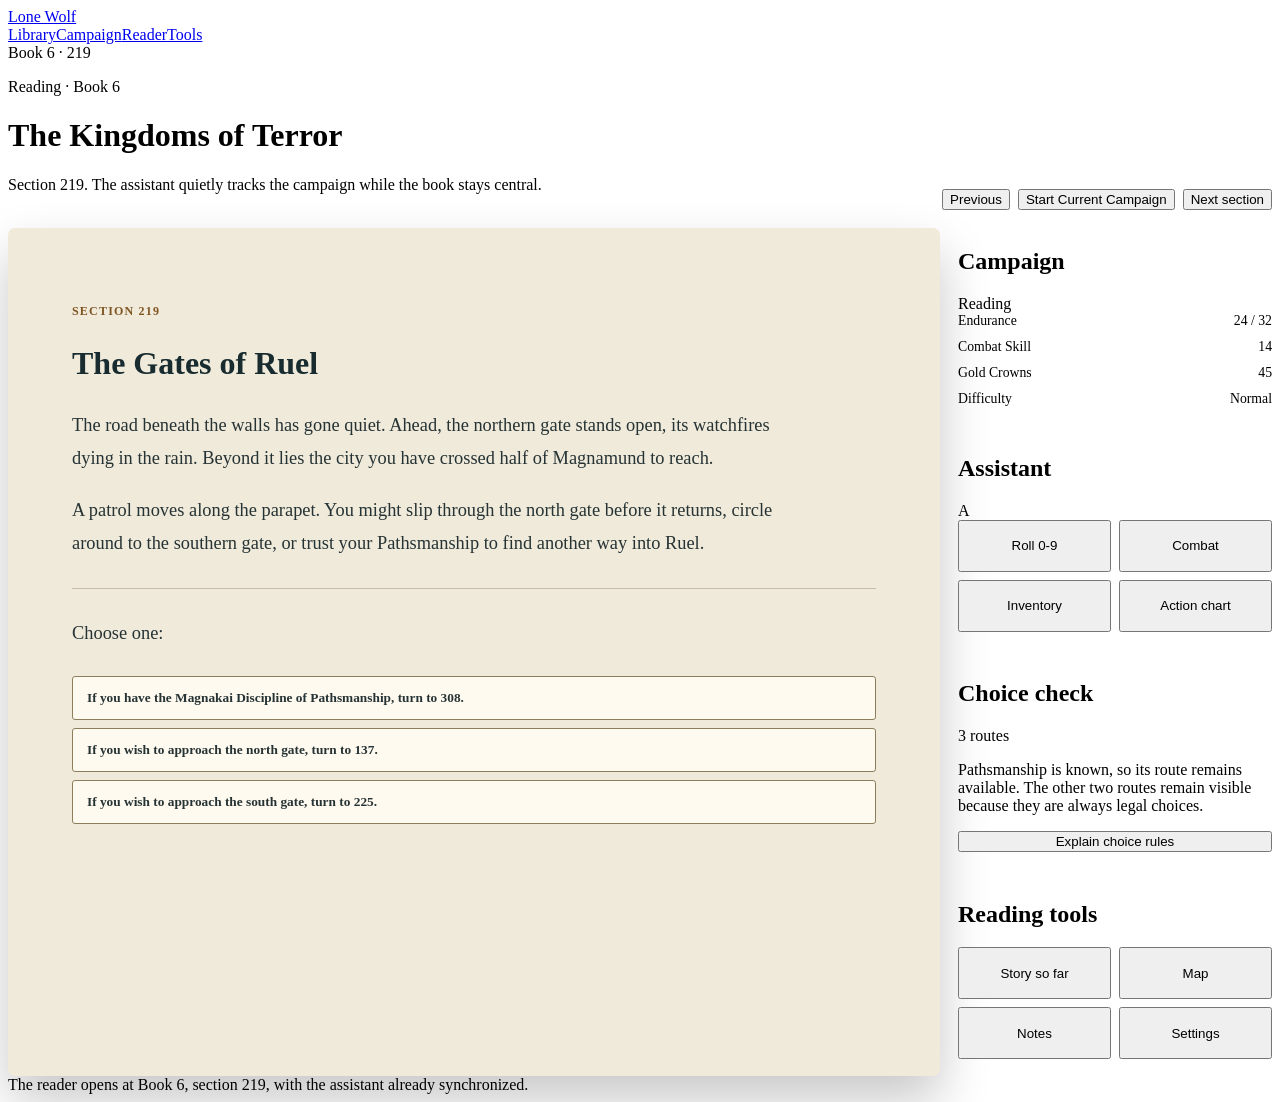
<file: design-prototypes/reader-first.html>
<!doctype html>
<html lang="en">
<head><meta charset="utf-8"><meta name="viewport" content="width=device-width, initial-scale=1"><base href="http://localhost:8766/design-prototypes/"><title>Reader First study</title><link rel="stylesheet" href="common.css?v=borderless-20260813"><style>
.reader-layout { display:grid; grid-template-columns: minmax(0,1fr) 314px; gap:18px; }.reader-header { display:flex; justify-content:space-between; gap:20px; align-items:end; margin-bottom:18px; }.reading-surface { min-height:720px; border:1px solid var(--border); border-radius:7px; background:#f0eadb; color:#172021; padding:clamp(28px,5vw,70px); box-shadow:0 24px 50px rgba(0,0,0,.22); }.reading-surface h2 { color:#182c30; font-size:2rem; }.reading-surface .chapter { color:#7f5522; font-family:var(--sans); font-size:.75rem; font-weight:800; letter-spacing:.1em; text-transform:uppercase; }.reading-surface .prose { max-width:710px; color:#263334; font-family:var(--serif); font-size:1.15rem; line-height:1.8; }.reading-surface .rule { height:1px; margin:28px 0; background:#c4bda9; }.reading-surface .book-choice { width:100%; margin-top:8px; padding:13px 14px; border:1px solid #8d7d5c; border-radius:3px; background:#fffaf0; color:#263334; text-align:left; font-family:var(--serif); font-weight:700; }.reading-surface .book-choice:hover { border-color:#2a6977; background:#e7f5f4; }.side-stack { display:grid; gap:12px; }.compact-list { display:grid; gap:10px; }.compact-list div { display:flex; justify-content:space-between; gap:12px; font-size:.86rem; }.compact-list span:last-child { color:var(--accent); text-align:right; }.tool-buttons { display:grid; grid-template-columns:repeat(2,1fr); gap:8px; }.tool-buttons .button { min-height:52px; }.reader-nav { display:flex; gap:8px; align-items:center; }.reader-nav .button { white-space:nowrap; }@media(max-width:900px){.reader-layout{grid-template-columns:1fr}.reader-header{display:block}.reader-nav{margin-top:14px}.reading-surface{min-height:auto}}@media(max-width:600px){.reading-surface{padding:25px 18px}.reader-nav{overflow:auto}}
</style><link rel="stylesheet" href="borderless.css"><script defer src="prototype-nav.js?revision=borderless-live"></script></head>
<body><div class="app-shell"><header class="topbar"><a class="brand" href="index.html"><span class="brand-mark"></span><span>Lone Wolf</span></a><nav class="main-nav"><a href="library-command.html">Library</a><a href="campaign-desk.html">Campaign</a><a aria-current="page" href="reader-first.html">Reader</a><a href="tools.html">Tools</a></nav><div class="campaign-chip"><span class="live-dot"></span> Book 6 · 219</div></header><main class="page"><div class="reader-header"><div><p class="eyebrow">Reading · Book 6</p><h1>The Kingdoms of Terror</h1><p class="muted">Section 219. The assistant quietly tracks the campaign while the book stays central.</p></div><div class="reader-nav"><button class="button">Previous</button><button class="button primary launch">Start Current Campaign</button><button class="button">Next section</button></div></div><div class="reader-layout"><article class="reading-surface"><p class="chapter">Section 219</p><h2>The Gates of Ruel</h2><div class="prose"><p>The road beneath the walls has gone quiet. Ahead, the northern gate stands open, its watchfires dying in the rain. Beyond it lies the city you have crossed half of Magnamund to reach.</p><p>A patrol moves along the parapet. You might slip through the north gate before it returns, circle around to the southern gate, or trust your Pathsmanship to find another way into Ruel.</p></div><div class="rule"></div><div class="prose"><p>Choose one:</p></div><button class="book-choice">If you have the Magnakai Discipline of Pathsmanship, turn to 308.</button><button class="book-choice">If you wish to approach the north gate, turn to 137.</button><button class="book-choice">If you wish to approach the south gate, turn to 225.</button></article><aside class="side-stack" id="tools"><section class="panel"><div class="panel-title"><h2>Campaign</h2><span class="status reading">Reading</span></div><div class="panel-body"><div class="compact-list"><div><span>Endurance</span><span>24 / 32</span></div><div><span>Combat Skill</span><span>14</span></div><div><span>Gold Crowns</span><span>45</span></div><div><span>Difficulty</span><span>Normal</span></div></div></div></section><section class="panel"><div class="panel-title"><h2>Assistant</h2><span class="kbd">A</span></div><div class="panel-body"><div class="tool-buttons"><button class="button">Roll 0-9</button><button class="button">Combat</button><button class="button">Inventory</button><button class="button">Action chart</button></div></div></section><section class="panel"><div class="panel-title"><h2>Choice check</h2><span class="status">3 routes</span></div><div class="panel-body"><p class="muted">Pathsmanship is known, so its route remains available. The other two routes remain visible because they are always legal choices.</p><button class="button" style="width:100%">Explain choice rules</button></div></section><section class="panel"><div class="panel-title"><h2>Reading tools</h2></div><div class="panel-body"><div class="tool-buttons"><button class="button">Story so far</button><button class="button">Map</button><button class="button">Notes</button><button class="button">Settings</button></div></div></section></aside></div></main><div class="toast" id="toast">The reader opens at Book 6, section 219, with the assistant already synchronized.</div></div><script>document.querySelector('.launch').onclick=()=>document.querySelector('#toast').classList.add('show')</script></body></html>
</file>
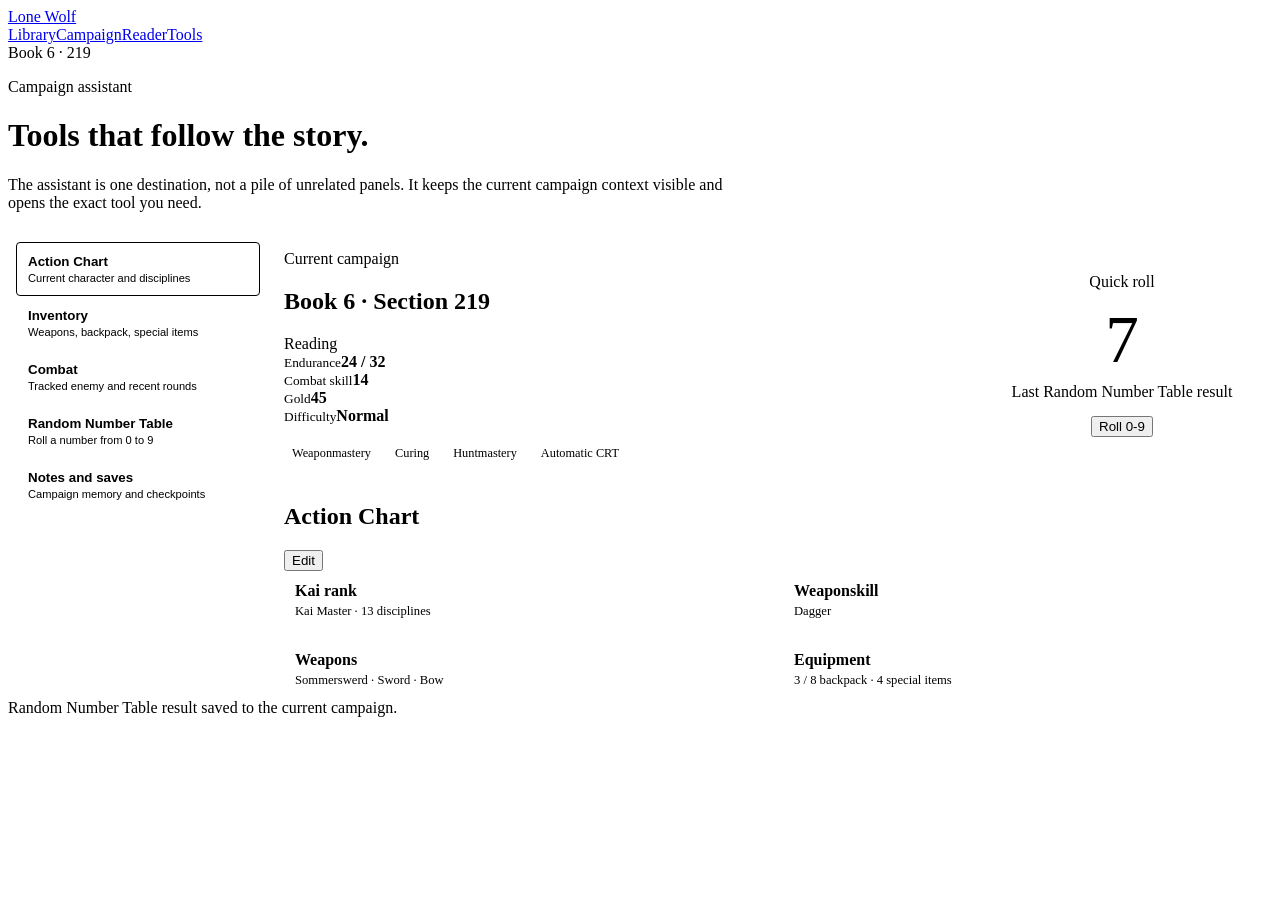
<file: design-prototypes/tools.html>
<!doctype html>
<html lang="en">
<head><meta charset="utf-8"><meta name="viewport" content="width=device-width, initial-scale=1"><base href="http://localhost:8766/design-prototypes/"><title>Assistant Tools study</title><link rel="stylesheet" href="common.css?v=borderless-20260813"><style>
.tools-layout { display:grid; grid-template-columns:260px minmax(0,1fr); gap:16px; }.tool-nav { padding:8px; }.tool-nav button { width:100%; padding:11px; border:1px solid transparent; border-radius:4px; background:transparent; color:var(--muted); text-align:left; font-weight:700; }.tool-nav button.active,.tool-nav button:hover { border-color:var(--border); background:var(--surface-selected); color:var(--accent); }.tool-nav small { display:block; margin-top:3px; color:var(--quiet); font-weight:400; }.tool-content { display:grid; gap:16px; }.tool-summary { display:grid; grid-template-columns:minmax(0,1fr) 300px; gap:16px; }.chart-grid { display:grid; grid-template-columns:repeat(2,minmax(0,1fr)); gap:10px; }.chart-row { padding:11px; border:1px solid var(--border); border-radius:5px; background:var(--surface-raised); }.chart-row strong,.chart-row span { display:block; }.chart-row span { margin-top:4px; color:var(--muted); font-size:.79rem; }.roll { display:grid; place-items:center; min-height:206px; text-align:center; }.roll-number { color:var(--gold); font-family:var(--serif); font-size:4.2rem; line-height:1; }.roll p { margin:10px 0 15px; }.combat-grid { display:grid; grid-template-columns:repeat(3,1fr); gap:8px; }.combat-grid div { padding:11px; border:1px solid var(--border); border-radius:5px; background:rgba(0,0,0,.12); }.combat-grid small,.combat-grid strong { display:block; }.combat-grid small { color:var(--muted); font-size:.68rem; text-transform:uppercase; }.combat-grid strong { margin-top:5px; color:var(--accent); }.context { display:flex; flex-wrap:wrap; gap:8px; margin-top:15px; }.context span { padding:6px 8px; border:1px solid var(--border); border-radius:4px; color:var(--muted); font-size:.77rem; }@media(max-width:850px){.tools-layout,.tool-summary{grid-template-columns:1fr}.tool-nav{display:flex;overflow:auto}.tool-nav button{min-width:160px}}@media(max-width:520px){.chart-grid{grid-template-columns:1fr}.combat-grid{grid-template-columns:1fr}}
</style><link rel="stylesheet" href="borderless.css"><script defer src="prototype-nav.js?revision=borderless-live"></script></head>
<body><div class="app-shell"><header class="topbar"><a class="brand" href="index.html"><span class="brand-mark"></span><span>Lone Wolf</span></a><nav class="main-nav"><a href="library-command.html">Library</a><a href="campaign-desk.html">Campaign</a><a href="reader-first.html">Reader</a><a aria-current="page" href="tools.html">Tools</a></nav><div class="campaign-chip"><span class="live-dot"></span> Book 6 · 219</div></header>
<main class="page"><p class="eyebrow">Campaign assistant</p><h1>Tools that follow the story.</h1><p class="muted" style="max-width:720px">The assistant is one destination, not a pile of unrelated panels. It keeps the current campaign context visible and opens the exact tool you need.</p><div class="tools-layout" style="margin-top:22px"><aside class="panel tool-nav"><button class="active" data-tool="chart"><strong>Action Chart</strong><small>Current character and disciplines</small></button><button data-tool="inventory"><strong>Inventory</strong><small>Weapons, backpack, special items</small></button><button data-tool="combat"><strong>Combat</strong><small>Tracked enemy and recent rounds</small></button><button data-tool="random"><strong>Random Number Table</strong><small>Roll a number from 0 to 9</small></button><button data-tool="notes"><strong>Notes and saves</strong><small>Campaign memory and checkpoints</small></button></aside><section class="tool-content"><div class="tool-summary"><section class="panel"><div class="panel-title"><div><p class="eyebrow">Current campaign</p><h2>Book 6 · Section 219</h2></div><span class="status reading">Reading</span></div><div class="panel-body"><div class="metric-grid"><div class="metric"><small>Endurance</small><strong>24 / 32</strong></div><div class="metric"><small>Combat skill</small><strong>14</strong></div><div class="metric"><small>Gold</small><strong>45</strong></div><div class="metric"><small>Difficulty</small><strong>Normal</strong></div></div><div class="context"><span>Weaponmastery</span><span>Curing</span><span>Huntmastery</span><span>Automatic CRT</span></div></div></section><aside class="panel roll"><div><p class="eyebrow">Quick roll</p><div class="roll-number" id="rollNumber">7</div><p class="muted">Last Random Number Table result</p><button class="button primary" id="rollButton">Roll 0-9</button></div></aside></div><section class="panel" id="toolPanel"><div class="panel-title"><h2 id="toolTitle">Action Chart</h2><button class="button ghost">Edit</button></div><div class="panel-body" id="toolBody"><div class="chart-grid"><div class="chart-row"><strong>Kai rank</strong><span>Kai Master · 13 disciplines</span></div><div class="chart-row"><strong>Weaponskill</strong><span>Dagger</span></div><div class="chart-row"><strong>Weapons</strong><span>Sommerswerd · Sword · Bow</span></div><div class="chart-row"><strong>Equipment</strong><span>3 / 8 backpack · 4 special items</span></div></div></div></section></section></div></main><div class="toast" id="toast">Random Number Table result saved to the current campaign.</div></div><script>
const toolViews = {
 chart: ['Action Chart', '<div class="chart-grid"><div class="chart-row"><strong>Kai rank</strong><span>Kai Master · 13 disciplines</span></div><div class="chart-row"><strong>Weaponskill</strong><span>Dagger</span></div><div class="chart-row"><strong>Weapons</strong><span>Sommerswerd · Sword · Bow</span></div><div class="chart-row"><strong>Equipment</strong><span>3 / 8 backpack · 4 special items</span></div></div>'],
 inventory: ['Inventory', '<div class="chart-grid"><div class="chart-row"><strong>Weapons</strong><span>1. Sommerswerd · 2. Sword · 3. Bow</span></div><div class="chart-row"><strong>Backpack</strong><span>Tinderbox · Torch · Blanket</span></div><div class="chart-row"><strong>Special items</strong><span>Gaoler Keys · Shield · Padded Leather Waistcoat · Silver Helm</span></div><div class="chart-row"><strong>Meals</strong><span>0</span></div></div>'],
 combat: ['Combat', '<div class="combat-grid"><div><small>Enemy</small><strong>No active combat</strong></div><div><small>Recent fight</small><strong>Vordak · victory</strong></div><div><small>Last ratio</small><strong>-2</strong></div></div><p class="muted" style="margin:16px 0 0">Start combat only when the current section calls for it.</p>'],
 random: ['Random Number Table', '<div class="roll" style="min-height:160px"><div><div class="roll-number">7</div><p class="muted">Use the quick roll at the top, then the assistant records the result.</p></div></div>'],
 notes: ['Notes and saves', '<div class="chart-grid"><div class="chart-row"><strong>Current save</strong><span>Book 6 · section 219 · autosaved</span></div><div class="chart-row"><strong>Campaign note</strong><span>Entered Ruel by the northern approach.</span></div></div>']
};
document.querySelectorAll('[data-tool]').forEach(button => button.onclick = () => { document.querySelectorAll('[data-tool]').forEach(item => item.classList.remove('active')); button.classList.add('active'); const view = toolViews[button.dataset.tool]; document.querySelector('#toolTitle').textContent = view[0]; document.querySelector('#toolBody').innerHTML = view[1]; });
document.querySelector('#rollButton').onclick = () => { document.querySelector('#rollNumber').textContent = Math.floor(Math.random() * 10); document.querySelector('#toast').classList.add('show'); };
</script></body></html>
</file>
<file: design-prototypes/common.css>
:root {
  --ink: #edf5f2;
  --muted: #9aafb0;
  --quiet: #64787b;
  --canvas: #0c1214;
  --surface: #131e21;
  --surface-raised: #18272b;
  --surface-selected: #1e3337;
  --border: #36545a;
  --border-strong: #78abb3;
  --accent: #bfeeff;
  --accent-deep: #4d95a7;
  --gold: #f0ca70;
  --gold-deep: #9d7427;
  --green: #87d6ad;
  --danger: #ff9a85;
  --serif: Georgia, "Times New Roman", serif;
  --sans: "Segoe UI", Arial, sans-serif;
}

* { box-sizing: border-box; }
body { margin: 0; min-width: 320px; background: var(--canvas); color: var(--ink); font-family: var(--sans); }
button, a { font: inherit; }
button { cursor: pointer; }
a { color: inherit; text-decoration: none; }

.app-shell { min-height: 100vh; }
.topbar { position: sticky; top: 0; z-index: 10; min-height: 68px; display: flex; align-items: center; gap: 18px; padding: 10px clamp(16px, 3vw, 48px); border-bottom: 1px solid var(--border); background: rgba(12, 18, 20, 0.96); backdrop-filter: blur(14px); }
.brand { display: flex; align-items: center; gap: 10px; margin-right: 14px; color: var(--accent); font-family: var(--serif); font-size: 1.2rem; font-weight: 700; white-space: nowrap; }
.brand-mark { width: 30px; height: 38px; background: var(--accent); -webkit-mask: url('../assets/images/series-sigil-wolf-mask.png') center / contain no-repeat; mask: url('../assets/images/series-sigil-wolf-mask.png') center / contain no-repeat; }
.main-nav { display: flex; gap: 3px; min-width: 0; }
.main-nav a { padding: 8px 11px; border-radius: 4px; color: var(--muted); font-size: .87rem; font-weight: 650; }
.main-nav a[aria-current="page"], .main-nav a:hover { color: var(--accent); background: var(--surface-raised); }
.campaign-chip { margin-left: auto; display: flex; align-items: center; gap: 9px; padding: 7px 11px; border: 1px solid var(--border); border-radius: 999px; color: var(--muted); font-size: .8rem; white-space: nowrap; }
.live-dot { width: 8px; height: 8px; border-radius: 50%; background: var(--green); box-shadow: 0 0 0 3px rgba(135, 214, 173, .12); }
.page { width: min(1480px, calc(100% - 40px)); margin: 0 auto; padding: 28px 0 56px; }
.eyebrow { margin: 0 0 7px; color: var(--gold); font-size: .72rem; font-weight: 800; letter-spacing: .12em; text-transform: uppercase; }
h1, h2, h3 { font-family: var(--serif); }
h1 { margin: 0 0 8px; color: var(--accent); font-size: clamp(2rem, 3vw, 3.25rem); line-height: 1; letter-spacing: 0; }
h2 { margin: 0 0 8px; color: var(--accent); font-size: 1.35rem; }
h3 { margin: 0 0 5px; color: var(--ink); font-size: 1rem; }
p { margin-top: 0; }
.muted { color: var(--muted); line-height: 1.5; }
.panel { border: 1px solid var(--border); border-radius: 7px; background: var(--surface); }
.panel-title { display: flex; align-items: center; justify-content: space-between; gap: 12px; padding: 14px 16px; border-bottom: 1px solid var(--border); }
.panel-title h2, .panel-title h3 { margin: 0; }
.panel-body { padding: 16px; }
.status { display: inline-flex; align-items: center; gap: 6px; border: 1px solid var(--border); border-radius: 999px; padding: 4px 8px; color: var(--muted); font-size: .73rem; font-weight: 700; white-space: nowrap; }
.status.reading { border-color: #44886b; color: var(--green); background: rgba(61, 133, 98, .12); }
.status.ready { border-color: var(--gold-deep); color: var(--gold); background: rgba(157, 116, 39, .13); }
.status.queued { color: var(--quiet); }
.button { min-height: 38px; border: 1px solid var(--border-strong); border-radius: 4px; padding: 8px 13px; background: transparent; color: var(--accent); font-weight: 700; font-size: .86rem; }
.button:hover { border-color: var(--accent); background: var(--surface-selected); }
.button.primary { border-color: var(--accent); background: var(--accent); color: #102025; }
.button.primary:hover { background: #e0f8ff; }
.button.ghost { border-color: transparent; color: var(--muted); }
.button.ghost:hover { border-color: var(--border); color: var(--accent); }
.action-row { display: flex; flex-wrap: wrap; gap: 8px; }
.cover { display: block; width: 100%; height: 100%; object-fit: cover; object-position: center; }
.metric-grid { display: grid; grid-template-columns: repeat(4, minmax(0, 1fr)); gap: 8px; }
.metric { padding: 11px; border: 1px solid var(--border); border-radius: 5px; background: rgba(0,0,0,.12); }
.metric small { display: block; color: var(--muted); font-size: .68rem; font-weight: 700; letter-spacing: .05em; text-transform: uppercase; }
.metric strong { display: block; margin-top: 4px; color: var(--accent); font-size: 1.05rem; }
.book-row { display: grid; grid-template-columns: 42px minmax(0,1fr) auto; align-items: center; gap: 11px; padding: 9px; border: 1px solid transparent; border-radius: 5px; }
.book-row:hover { border-color: var(--border); background: var(--surface-raised); }
.book-row.active { border-color: #46866c; background: rgba(65, 133, 100, .1); }
.book-row img { width: 32px; height: 43px; border-radius: 2px; object-fit: cover; }
.book-row strong, .book-row span { display: block; }
.book-row strong { font-family: var(--serif); font-size: .92rem; }
.book-row span { color: var(--muted); font-size: .74rem; margin-top: 2px; }
.tabbar { display: flex; gap: 4px; overflow-x: auto; padding: 5px; border: 1px solid var(--border); border-radius: 6px; background: var(--surface); }
.tabbar button { flex: 0 0 auto; padding: 8px 12px; border: 0; border-radius: 4px; background: transparent; color: var(--muted); font-weight: 700; font-size: .82rem; }
.tabbar button.active, .tabbar button:hover { background: var(--surface-selected); color: var(--accent); }
.kbd { padding: 2px 5px; border: 1px solid var(--border); border-radius: 3px; color: var(--muted); font-size: .7rem; }
.toast { position: fixed; right: 24px; bottom: 24px; z-index: 30; max-width: 340px; padding: 12px 14px; border: 1px solid #478b6c; border-radius: 6px; background: #152b25; color: var(--ink); box-shadow: 0 12px 30px rgba(0,0,0,.28); transform: translateY(125%); transition: transform 180ms ease; }
.toast.show { transform: translateY(0); }

@media (max-width: 800px) {
  .topbar { gap: 8px; padding-inline: 14px; }
  .brand span, .campaign-chip { display: none; }
  .brand { margin-right: 2px; }
  .main-nav { overflow-x: auto; }
  .main-nav a { padding-inline: 8px; }
  .page { width: min(100% - 24px, 1480px); padding-top: 18px; }
  .metric-grid { grid-template-columns: repeat(2, 1fr); }
}

/* Borderless prototype direction: hierarchy comes from contrast and spacing. */
.topbar, .panel, .panel-title, .campaign-chip, .tabbar, .button, .status, .metric,
.book-row, .book-card, .choice, .chart-row, .combat-grid div, .context span,
.modifier, .encounter-strip, .combat-ratio, .combatant, .meter, .reading-surface,
.book-choice, .toast, .tool-link, .activity div, hr, input, select, textarea {
  border: 0 !important;
  border-radius: 0 !important;
  box-shadow: none !important;
}
.topbar { background: rgba(12, 18, 20, .98); }
.panel { background: var(--surface); }
.panel-title { background: transparent; }
.campaign-chip { background: #101a1a; }
.button { background: #26393f; color: var(--accent); }
.button:hover { background: #314d55; }
.button.primary { background: var(--accent); color: #102025; }
.button.primary:hover { background: #e0f8ff; }
.button.ghost { background: transparent; }
.status { background: #152523; }
.status.reading { background: rgba(61, 133, 98, .16); }
.status.ready { background: rgba(157, 116, 39, .18); }
.tabbar { background: #101a1a; padding: 5px 0; gap: 5px; }
.tabbar button { border-radius: 0; }
.tabbar button.active, .tabbar button:hover { background: #26393f; }
.metric { background: #101a1a; }
.book-row { background: transparent; }
.book-row:hover, .book-row.active { background: #26393f; }
.book-card { background: #152124; }
.book-card.current { background: #1a302b; }
.choice, .chart-row, .combat-grid div, .tool-link { background: #26393f; }
.choice:hover, .tool-link:hover { background: #314d55; }
.context span, .modifier { background: #18272b; }
.reading-surface { background: #f0eadb; }
.reading-surface .book-choice { background: #e5dfd0; }
.reading-surface .book-choice:hover { background: #d9eeeb; }
.encounter-strip { background: rgba(61, 133, 98, .16); }
.combat-ratio { background: #18272b; }
.meter { background: #111713; }
.meter > span { border-radius: 0; }
.detail-cover { border: 0 !important; }
.progress { border-radius: 0; }
.series-nav button, .tool-nav button { border: 0 !important; border-radius: 0 !important; }
.series-nav button.active, .series-nav button:hover, .tool-nav button.active, .tool-nav button:hover { background: #26393f; }
input, select, textarea { background: #101a1a; color: var(--ink); }
input:focus, select:focus, textarea:focus, button:focus-visible, a:focus-visible { outline: 2px solid var(--accent); outline-offset: 2px; }
</file>
<file: design-prototypes/borderless.css>
/* Shared borderless direction for every redesign study. */
:root { --surface:#131e21; --surface-raised:#18272b; --surface-selected:#26393f; }

.topbar, .panel, .panel-title, .campaign-chip, .tabbar, .button, .status, .metric,
.book-row, .book-card, .choice, .chart-row, .combat-grid div, .context span,
.modifier, .encounter-strip, .combat-ratio, .combatant, .meter, .reading-surface,
.book-choice, .toast, .tool-link, .activity div, hr, input, select, textarea {
  border:0 !important;
  border-radius:0 !important;
  box-shadow:none !important;
}

.topbar { background:rgba(12,18,20,.98); }
.panel { background:var(--surface); }
.panel-title { background:transparent; }
.campaign-chip { background:#101a1a; }
.button { background:#26393f; color:var(--accent); }
.button:hover { background:#314d55; }
.button.primary { background:var(--accent); color:#102025; }
.button.primary:hover { background:#e0f8ff; }
.button.ghost { background:transparent; }
.status { background:#152523; }
.status.reading { background:rgba(61,133,98,.16); }
.status.ready { background:rgba(157,116,39,.18); }
.tabbar { background:#101a1a; padding:5px 0; gap:5px; }
.tabbar button { border-radius:0; }
.tabbar button.active, .tabbar button:hover { background:#26393f; }
.metric { background:#101a1a; }
.book-row { background:transparent; }
.book-row:hover, .book-row.active { background:#26393f; }
.book-card { background:#152124; }
.book-card.current { background:#1a302b; }
.choice, .chart-row, .combat-grid div, .tool-link { background:#26393f; }
.choice:hover, .tool-link:hover { background:#314d55; }
.context span, .modifier { background:#18272b; }
.reading-surface { background:#f0eadb; }
.reading-surface .book-choice { background:#e5dfd0; }
.reading-surface .book-choice:hover { background:#d9eeeb; }
.encounter-strip { background:rgba(61,133,98,.16); }
.combat-ratio { background:#18272b; }
.meter { background:#111713; }
.meter > span { border-radius:0; }
.detail-cover { border:0 !important; }
.progress { border-radius:0; }
.series-nav button, .tool-nav button { border:0 !important; border-radius:0 !important; }
.series-nav button.active, .series-nav button:hover, .tool-nav button.active, .tool-nav button:hover { background:#26393f; }
input, select, textarea { background:#101a1a; color:var(--ink); }
input:focus, select:focus, textarea:focus, button:focus-visible, a:focus-visible { outline:2px solid var(--accent); outline-offset:2px; }
</file>
